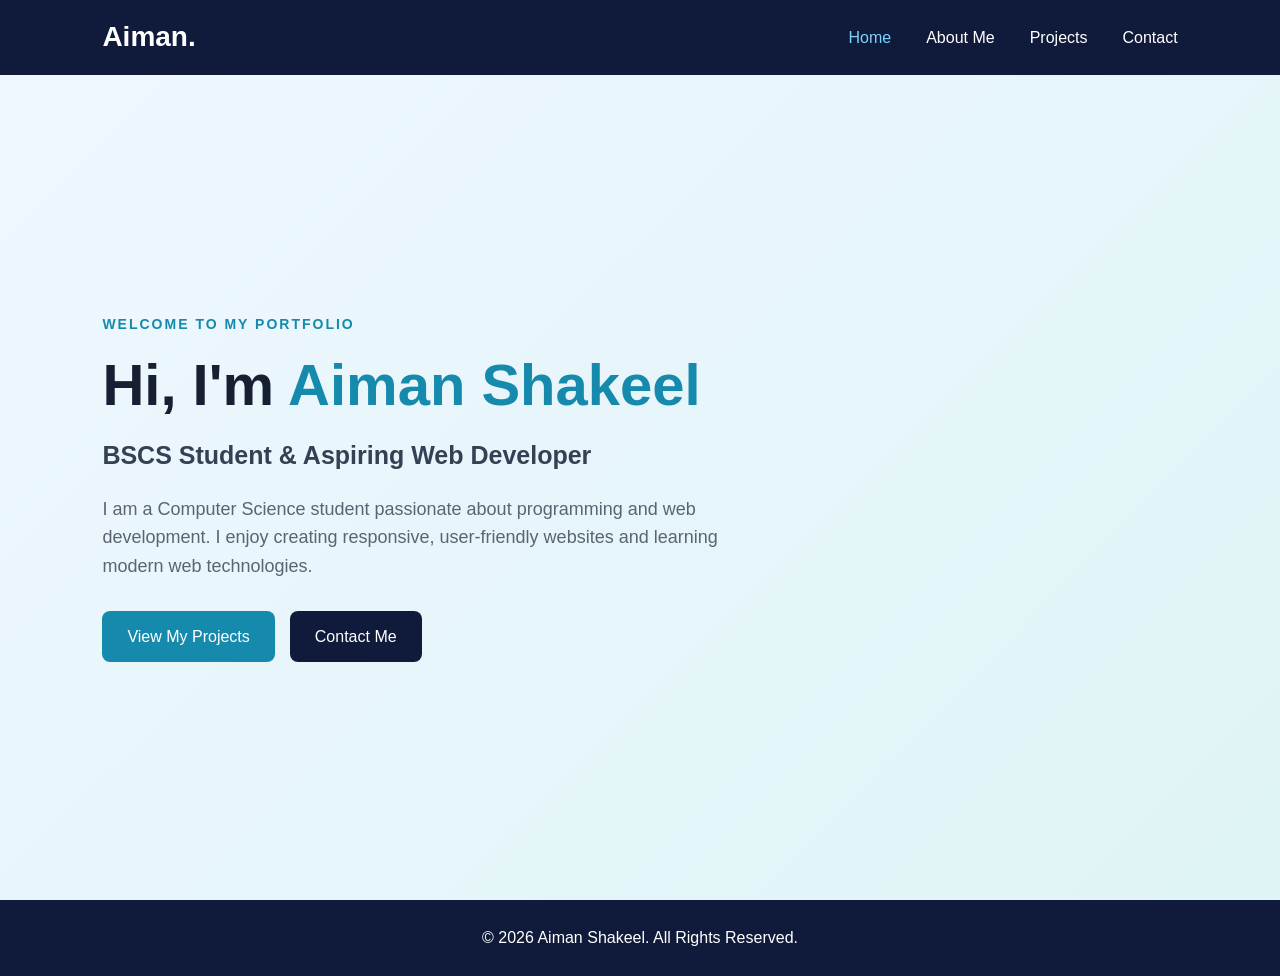
<file: index.html>
<!DOCTYPE html>
<html lang="en">
<head>
    <meta charset="UTF-8">
    <meta name="viewport" content="width=device-width, initial-scale=1.0">
    <title>Aiman Shakeel | Portfolio</title>
    <link rel="stylesheet" href="style.css">
</head>

<body>

    <header>
        <nav class="navbar">

            <a href="index.html" class="logo">Aiman.</a>

            <ul class="nav-links">
                <li><a href="index.html" class="active">Home</a></li>
                <li><a href="about.html">About Me</a></li>
                <li><a href="projects.html">Projects</a></li>
                <li><a href="contact.html">Contact</a></li>
            </ul>

            <button id="menu-btn">☰</button>

        </nav>
    </header>


    <main>

        <section class="hero">

            <div class="hero-content">

                <p class="welcome">WELCOME TO MY PORTFOLIO</p>

                <h1>
                    Hi, I'm <span>Aiman Shakeel</span>
                </h1>

                <h2>
                    BSCS Student & Aspiring Web Developer
                </h2>

                <p class="intro">
                    I am a Computer Science student passionate about
                    programming and web development. I enjoy creating
                    responsive, user-friendly websites and learning
                    modern web technologies.
                </p>

                <div class="hero-buttons">
                    <a href="projects.html" class="btn">
                        View My Projects
                    </a>

                    <a href="contact.html" class="btn secondary-btn">
                        Contact Me
                    </a>
                </div>

            </div>

        </section>

    </main>


    <footer>
        <p>© 2026 Aiman Shakeel. All Rights Reserved.</p>
    </footer>


    <script src="script.js"></script>

</body>
</html>
</file>
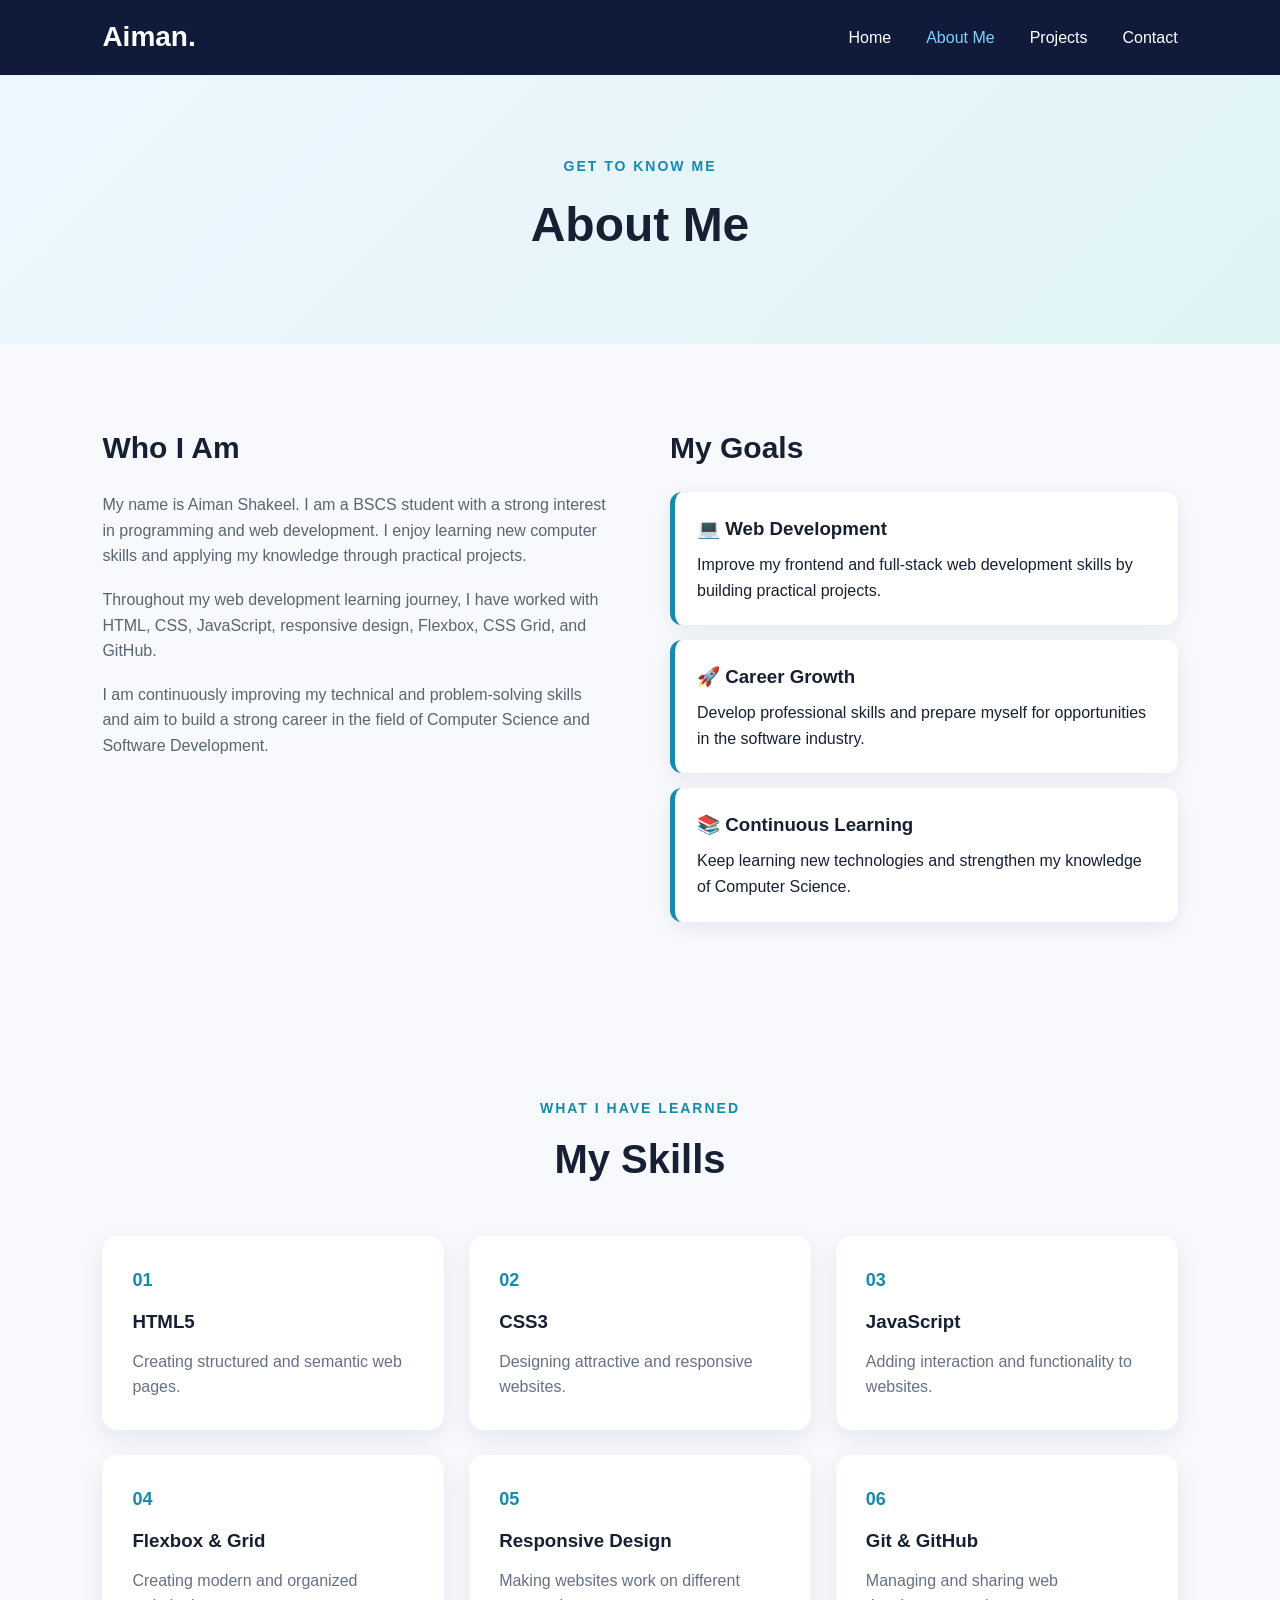
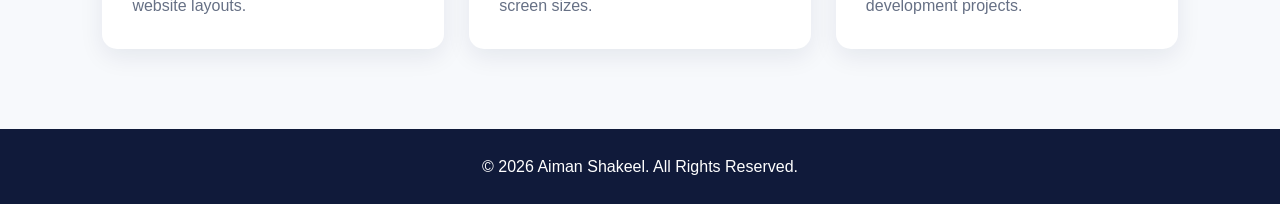
<file: about.html>
<!DOCTYPE html>
<html lang="en">
<head>
    <meta charset="UTF-8">
    <meta name="viewport" content="width=device-width, initial-scale=1.0">
    <title>About Me | Aiman Shakeel</title>
    <link rel="stylesheet" href="style.css">
</head>

<body>

    <header>
        <nav class="navbar">

            <a href="index.html" class="logo">Aiman.</a>

            <ul class="nav-links">
                <li><a href="index.html">Home</a></li>
                <li><a href="about.html" class="active">About Me</a></li>
                <li><a href="projects.html">Projects</a></li>
                <li><a href="contact.html">Contact</a></li>
            </ul>

            <button id="menu-btn">☰</button>

        </nav>
    </header>


    <main>

        <section class="page-header">
            <p>GET TO KNOW ME</p>
            <h1>About Me</h1>
        </section>


        <section class="about-section">

            <div class="about-text">

                <h2>Who I Am</h2>

                <p>
                    My name is Aiman Shakeel. I am a BSCS student with a
                    strong interest in programming and web development.
                    I enjoy learning new computer skills and applying
                    my knowledge through practical projects.
                </p>

                <p>
                    Throughout my web development learning journey, I have
                    worked with HTML, CSS, JavaScript, responsive design,
                    Flexbox, CSS Grid, and GitHub.
                </p>

                <p>
                    I am continuously improving my technical and problem-solving
                    skills and aim to build a strong career in the field of
                    Computer Science and Software Development.
                </p>

            </div>


            <div class="goals">

                <h2>My Goals</h2>

                <div class="goal-card">
                    <h3>💻 Web Development</h3>
                    <p>
                        Improve my frontend and full-stack web development
                        skills by building practical projects.
                    </p>
                </div>

                <div class="goal-card">
                    <h3>🚀 Career Growth</h3>
                    <p>
                        Develop professional skills and prepare myself for
                        opportunities in the software industry.
                    </p>
                </div>

                <div class="goal-card">
                    <h3>📚 Continuous Learning</h3>
                    <p>
                        Keep learning new technologies and strengthen my
                        knowledge of Computer Science.
                    </p>
                </div>

            </div>

        </section>


        <section class="skills-section">

            <div class="section-title">
                <p>WHAT I HAVE LEARNED</p>
                <h2>My Skills</h2>
            </div>


            <div class="skills-container">

                <div class="skill-card">
                    <span>01</span>
                    <h3>HTML5</h3>
                    <p>Creating structured and semantic web pages.</p>
                </div>

                <div class="skill-card">
                    <span>02</span>
                    <h3>CSS3</h3>
                    <p>Designing attractive and responsive websites.</p>
                </div>

                <div class="skill-card">
                    <span>03</span>
                    <h3>JavaScript</h3>
                    <p>Adding interaction and functionality to websites.</p>
                </div>

                <div class="skill-card">
                    <span>04</span>
                    <h3>Flexbox & Grid</h3>
                    <p>Creating modern and organized website layouts.</p>
                </div>

                <div class="skill-card">
                    <span>05</span>
                    <h3>Responsive Design</h3>
                    <p>Making websites work on different screen sizes.</p>
                </div>

                <div class="skill-card">
                    <span>06</span>
                    <h3>Git & GitHub</h3>
                    <p>Managing and sharing web development projects.</p>
                </div>

            </div>

        </section>

    </main>


    <footer>
        <p>© 2026 Aiman Shakeel. All Rights Reserved.</p>
    </footer>


    <script src="script.js"></script>

</body>
</html>
</file>
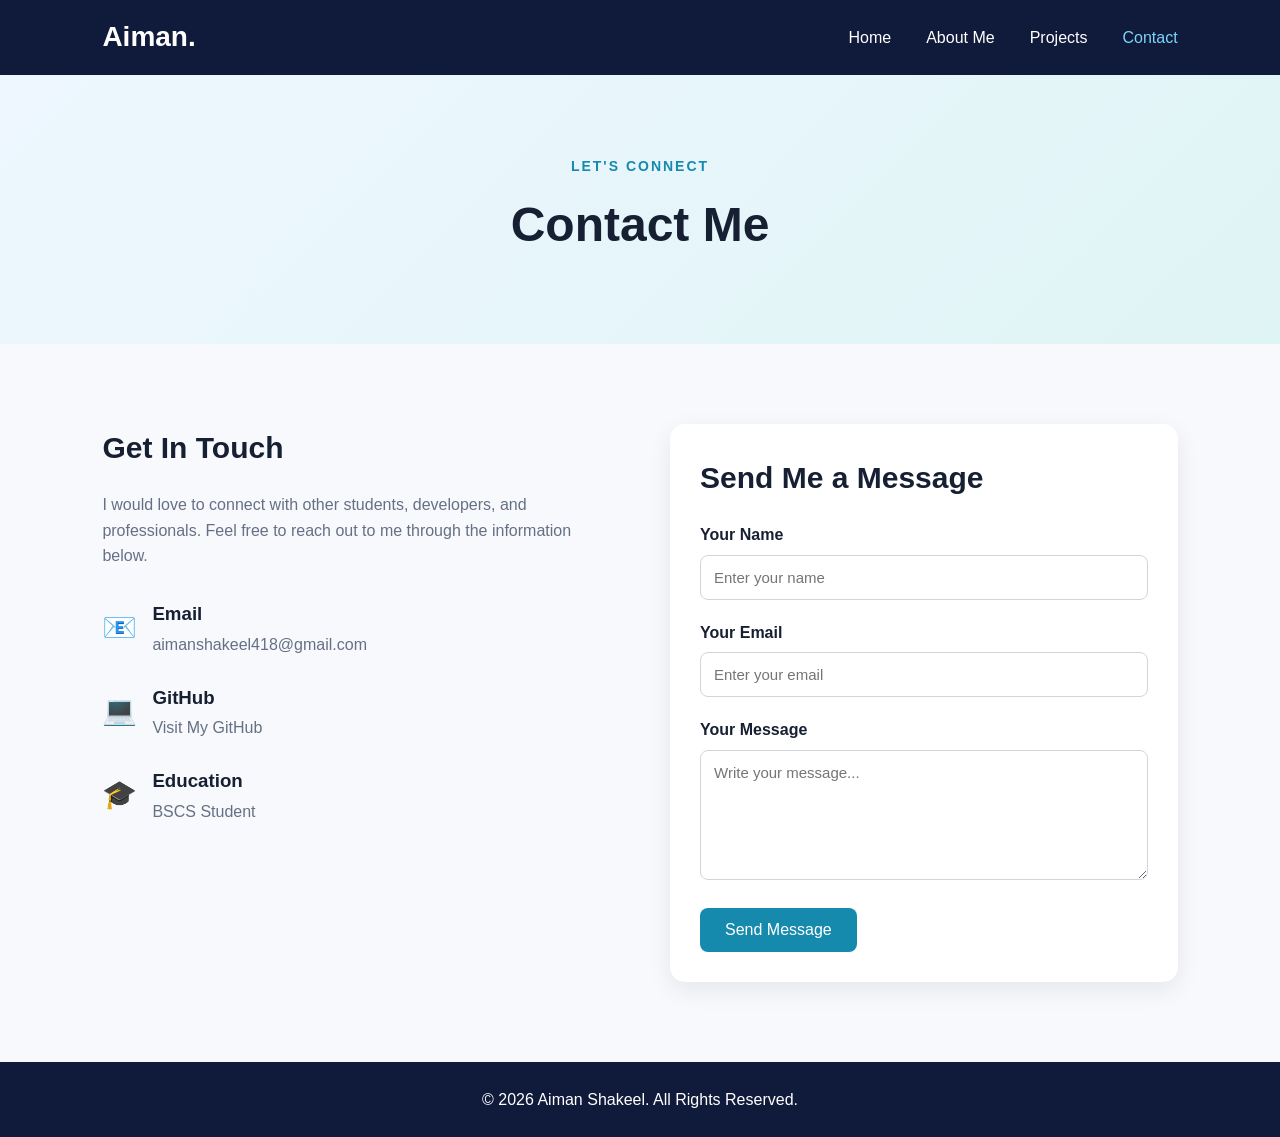
<file: contact.html>
<!DOCTYPE html>
<html lang="en">
<head>
    <meta charset="UTF-8">
    <meta name="viewport" content="width=device-width, initial-scale=1.0">
    <title>Contact | Aiman Shakeel</title>
    <link rel="stylesheet" href="style.css">
</head>

<body>

    <header>
        <nav class="navbar">

            <a href="index.html" class="logo">Aiman.</a>

            <ul class="nav-links">
                <li><a href="index.html">Home</a></li>
                <li><a href="about.html">About Me</a></li>
                <li><a href="projects.html">Projects</a></li>
                <li><a href="contact.html" class="active">Contact</a></li>
            </ul>

            <button id="menu-btn">☰</button>

        </nav>
    </header>


    <main>

        <section class="page-header">
            <p>LET'S CONNECT</p>
            <h1>Contact Me</h1>
        </section>


        <section class="contact-section">

            <div class="contact-info">

                <h2>Get In Touch</h2>

                <p>
                    I would love to connect with other students,
                    developers, and professionals. Feel free to reach
                    out to me through the information below.
                </p>


                <div class="contact-item">
                    <span>📧</span>
                    <div>
                        <h3>Email</h3>
                        <p>aimanshakeel418@gmail.com</p>
                    </div>
                </div>


                <div class="contact-item">
                    <span>💻</span>
                    <div>
                        <h3>GitHub</h3>
                        <a href="https://github.com/aimanshakeel418-code" target="_blank">

                           Visit My GitHub
                        </a>
                    </div>
                </div>


                <div class="contact-item">
                    <span>🎓</span>
                    <div>
                        <h3>Education</h3>
                        <p>BSCS Student</p>
                    </div>
                </div>

            </div>


            <form id="contact-form">

                <h2>Send Me a Message</h2>

                <div class="form-group">
                    <label for="name">Your Name</label>
                    <input
                        type="text"
                        id="name"
                        placeholder="Enter your name"
                        required
                    >
                </div>


                <div class="form-group">
                    <label for="email">Your Email</label>
                    <input
                        type="email"
                        id="email"
                        placeholder="Enter your email"
                        required
                    >
                </div>


                <div class="form-group">
                    <label for="message">Your Message</label>
                    <textarea
                        id="message"
                        rows="6"
                        placeholder="Write your message..."
                        required
                    ></textarea>
                </div>


                <button type="submit" class="btn">
                    Send Message
                </button>

            </form>

        </section>

    </main>


    <footer>
        <p>© 2026 Aiman Shakeel. All Rights Reserved.</p>
    </footer>


    <script src="script.js"></script>

</body>
</html>
</file>
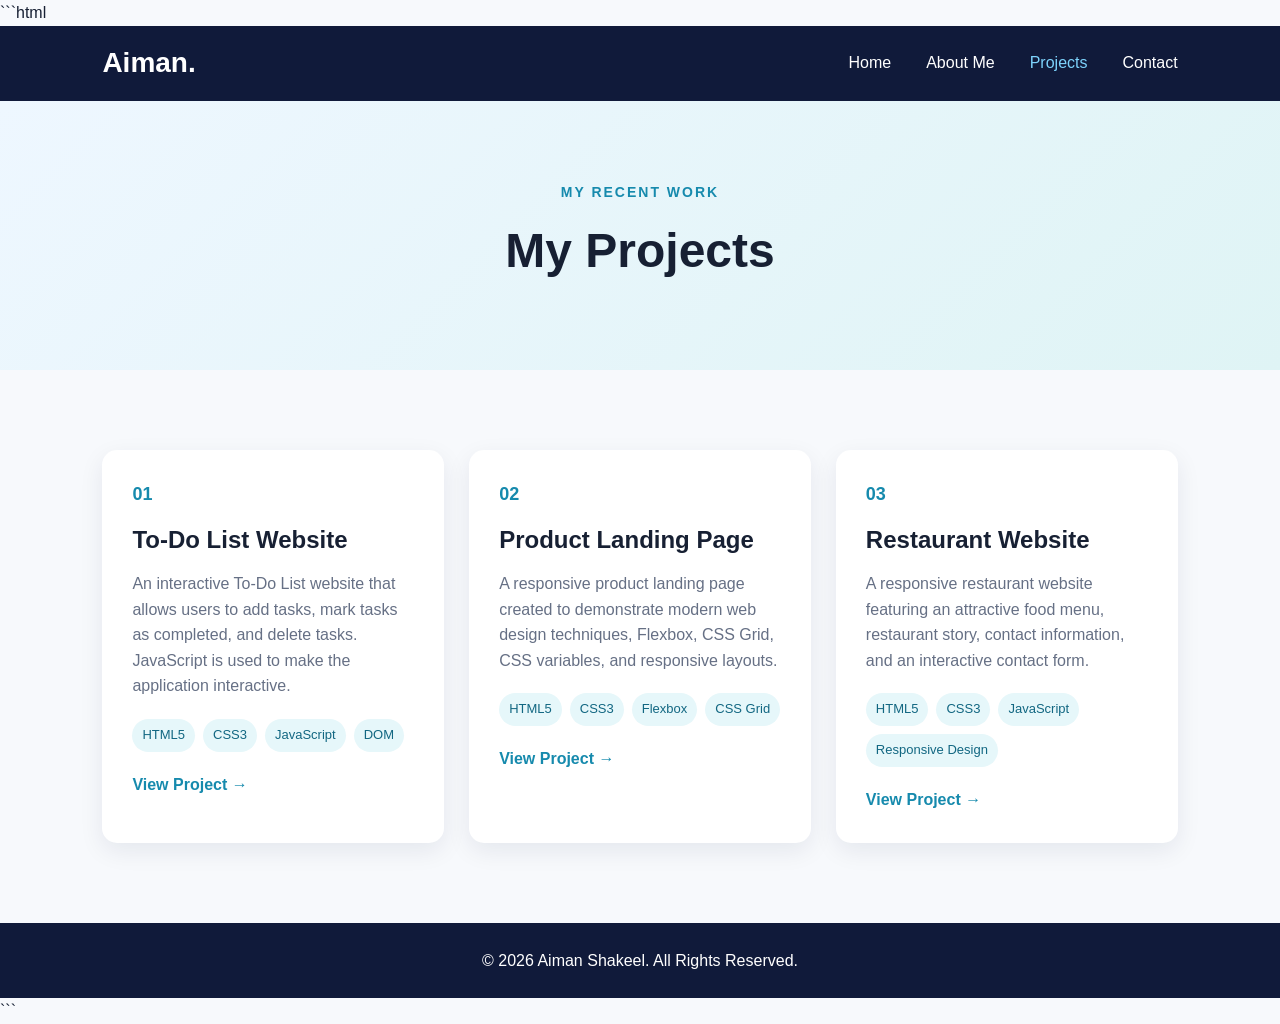
<file: projects.html>
```html
<!DOCTYPE html>
<html lang="en">
<head>
    <meta charset="UTF-8">
    <meta name="viewport" content="width=device-width, initial-scale=1.0">
    <title>Projects | Aiman Shakeel</title>
    <link rel="stylesheet" href="style.css">
</head>

<body>

    <header>
        <nav class="navbar">
            <a href="index.html" class="logo">Aiman.</a>

            <ul class="nav-links">
                <li><a href="index.html">Home</a></li>
                <li><a href="about.html">About Me</a></li>
                <li><a href="projects.html" class="active">Projects</a></li>
                <li><a href="contact.html">Contact</a></li>
            </ul>

            <button id="menu-btn">☰</button>
        </nav>
    </header>

    <main>

        <section class="page-header">
            <p>MY RECENT WORK</p>
            <h1>My Projects</h1>
        </section>

        <section class="projects-section">
            <div class="project-container">

                <!-- Project 1: To-Do List -->
                <article class="project-card">

                    <div class="project-number">01</div>

                    <h2>To-Do List Website</h2>

                    <p>
                        An interactive To-Do List website that allows users
                        to add tasks, mark tasks as completed, and delete
                        tasks. JavaScript is used to make the application
                        interactive.
                    </p>

                    <div class="technologies">
                        <span>HTML5</span>
                        <span>CSS3</span>
                        <span>JavaScript</span>
                        <span>DOM</span>
                    </div>

                    <a href="https://aimanshakeel418-code.github.io/To-Do-List/"
                       class="project-link"
                       target="_blank"
                       rel="noopener noreferrer">
                        View Project →
                    </a>

                </article>

                <!-- Project 2: Product Landing Page -->
                <article class="project-card">

                    <div class="project-number">02</div>

                    <h2>Product Landing Page</h2>

                    <p>
                        A responsive product landing page created to
                        demonstrate modern web design techniques, Flexbox,
                        CSS Grid, CSS variables, and responsive layouts.
                    </p>

                    <div class="technologies">
                        <span>HTML5</span>
                        <span>CSS3</span>
                        <span>Flexbox</span>
                        <span>CSS Grid</span>
                    </div>

                    <a href="https://aimanshakeel418-code.github.io/Product-Landing-Page/"
                       class="project-link"
                       target="_blank"
                       rel="noopener noreferrer">
                        View Project →
                    </a>

                </article>

                <!-- Project 3: Restaurant Website -->
                <article class="project-card">

                    <div class="project-number">03</div>

                    <h2>Restaurant Website</h2>

                    <p>
                        A responsive restaurant website featuring
                        an attractive food menu, restaurant story,
                        contact information, and an interactive
                        contact form.
                    </p>

                    <div class="technologies">
                        <span>HTML5</span>
                        <span>CSS3</span>
                        <span>JavaScript</span>
                        <span>Responsive Design</span>
                    </div>

                    <a href="https://aimanshakeel418-code.github.io/restaurant-website/"
                       class="project-link"
                       target="_blank"
                       rel="noopener noreferrer">
                        View Project →
                    </a>

                </article>

            </div>
        </section>

    </main>

    <footer>
        <p>© 2026 Aiman Shakeel. All Rights Reserved.</p>
    </footer>

    <script src="script.js"></script>

</body>
</html>
```
</file>
<file: style.css>
* {
    margin: 0;
    padding: 0;
    box-sizing: border-box;
}

html {
    scroll-behavior: smooth;
}

body {
    font-family: Arial, sans-serif;
    background: #f7f9fc;
    color: #172033;
    line-height: 1.6;
}

.navbar {
    width: 100%;
    min-height: 75px;
    padding: 0 8%;
    display: flex;
    align-items: center;
    justify-content: space-between;
    background: #101a3a;
}

.logo {
    color: #ffffff;
    font-size: 28px;
    font-weight: bold;
    text-decoration: none;
}

.nav-links {
    display: flex;
    list-style: none;
    gap: 35px;
}

.nav-links a {
    color: #ffffff;
    text-decoration: none;
    font-size: 16px;
    transition: 0.3s;
}

.nav-links a:hover,
.nav-links a.active {
    color: #7dd3fc;
}

#menu-btn {
    display: none;
    background: transparent;
    border: none;
    color: white;
    font-size: 28px;
    cursor: pointer;
}

.hero {
    min-height: calc(100vh - 75px);
    display: flex;
    align-items: center;
    padding: 80px 8%;
    background: linear-gradient(135deg, #eef7ff, #dff4f5);
}

.hero-content {
    max-width: 800px;
}

.welcome,
.page-header p,
.section-title p {
    color: #168aad;
    font-weight: bold;
    letter-spacing: 2px;
    font-size: 14px;
}

.hero h1 {
    font-size: 58px;
    line-height: 1.2;
    margin: 15px 0;
}

.hero h1 span {
    color: #168aad;
}

.hero h2 {
    font-size: 25px;
    margin-bottom: 20px;
    color: #344054;
}

.intro {
    max-width: 680px;
    font-size: 18px;
    color: #5b6472;
    margin-bottom: 30px;
}

.hero-buttons {
    display: flex;
    gap: 15px;
    flex-wrap: wrap;
}

.btn {
    display: inline-block;
    padding: 13px 25px;
    border: none;
    border-radius: 8px;
    background: #168aad;
    color: white;
    text-decoration: none;
    font-size: 16px;
    cursor: pointer;
    transition: 0.3s;
}

.btn:hover {
    transform: translateY(-3px);
    background: #126782;
}

.secondary-btn {
    background: #101a3a;
}

.page-header {
    text-align: center;
    padding: 80px 8%;
    background: linear-gradient(135deg, #eef7ff, #dff4f5);
}

.page-header h1 {
    font-size: 48px;
    margin-top: 10px;
}

.about-section,
.contact-section,
.projects-section,
.skills-section {
    padding: 80px 8%;
}

.about-section {
    display: grid;
    grid-template-columns: 1fr 1fr;
    gap: 60px;
}

.about-text h2,
.goals h2,
.contact-info h2,
.contact-section form h2 {
    font-size: 30px;
    margin-bottom: 20px;
}

.about-text p {
    color: #5b6472;
    margin-bottom: 18px;
}

.goal-card {
    background: white;
    padding: 22px;
    margin-bottom: 15px;
    border-radius: 12px;
    border-left: 5px solid #168aad;
    box-shadow: 0 5px 20px rgba(16, 26, 58, 0.08);
}

.goal-card h3 {
    margin-bottom: 8px;
}

.section-title {
    text-align: center;
    margin-bottom: 45px;
}

.section-title h2 {
    font-size: 40px;
    margin-top: 8px;
}

.skills-container,
.project-container {
    display: grid;
    grid-template-columns: repeat(3, 1fr);
    gap: 25px;
}

.skill-card,
.project-card {
    background: white;
    padding: 30px;
    border-radius: 15px;
    box-shadow: 0 8px 25px rgba(16, 26, 58, 0.08);
    transition: 0.3s;
}

.skill-card:hover,
.project-card:hover {
    transform: translateY(-8px);
}

.skill-card span,
.project-number {
    color: #168aad;
    font-weight: bold;
    font-size: 18px;
}

.skill-card h3,
.project-card h2 {
    margin: 12px 0;
}

.skill-card p,
.project-card p {
    color: #667085;
}

.technologies {
    display: flex;
    flex-wrap: wrap;
    gap: 8px;
    margin: 20px 0;
}

.technologies span {
    background: #e6f7fa;
    color: #126782;
    padding: 6px 10px;
    border-radius: 20px;
    font-size: 13px;
}

.project-link {
    color: #168aad;
    text-decoration: none;
    font-weight: bold;
}

.project-link:hover {
    text-decoration: underline;
}

.contact-section {
    display: grid;
    grid-template-columns: 1fr 1fr;
    gap: 60px;
}

.contact-info > p {
    color: #667085;
    margin-bottom: 30px;
}

.contact-item {
    display: flex;
    gap: 15px;
    align-items: center;
    margin-bottom: 25px;
}

.contact-item span {
    font-size: 28px;
}

.contact-item h3 {
    margin-bottom: 3px;
}

.contact-item p,
.contact-item a {
    color: #667085;
    text-decoration: none;
}

.contact-item a:hover {
    color: #168aad;
}

form {
    background: white;
    padding: 30px;
    border-radius: 15px;
    box-shadow: 0 8px 25px rgba(16, 26, 58, 0.08);
}

.form-group {
    margin-bottom: 20px;
}

.form-group label {
    display: block;
    margin-bottom: 7px;
    font-weight: bold;
}

.form-group input,
.form-group textarea {
    width: 100%;
    padding: 13px;
    border: 1px solid #d0d5dd;
    border-radius: 8px;
    font-family: inherit;
    font-size: 15px;
    outline: none;
}

.form-group input:focus,
.form-group textarea:focus {
    border-color: #168aad;
}

footer {
    padding: 25px;
    text-align: center;
    background: #101a3a;
    color: white;
}

@media (max-width: 850px) {

    .nav-links {
        position: absolute;
        top: 75px;
        right: 0;
        width: 100%;
        display: none;
        flex-direction: column;
        align-items: center;
        gap: 20px;
        padding: 25px;
        background: #101a3a;
    }

    .nav-links.show {
        display: flex;
    }

    #menu-btn {
        display: block;
    }

    .hero h1 {
        font-size: 42px;
    }

    .about-section,
    .contact-section {
        grid-template-columns: 1fr;
    }

    .skills-container,
    .project-container {
        grid-template-columns: 1fr 1fr;
    }
}

@media (max-width: 550px) {

    .navbar {
        padding: 0 5%;
    }

    .hero,
    .about-section,
    .contact-section,
    .projects-section,
    .skills-section {
        padding: 60px 5%;
    }

    .hero h1 {
        font-size: 36px;
    }

    .hero h2 {
        font-size: 21px;
    }

    .page-header h1 {
        font-size: 38px;
    }

    .skills-container,
    .project-container {
        grid-template-columns: 1fr;
    }
}
</file>
